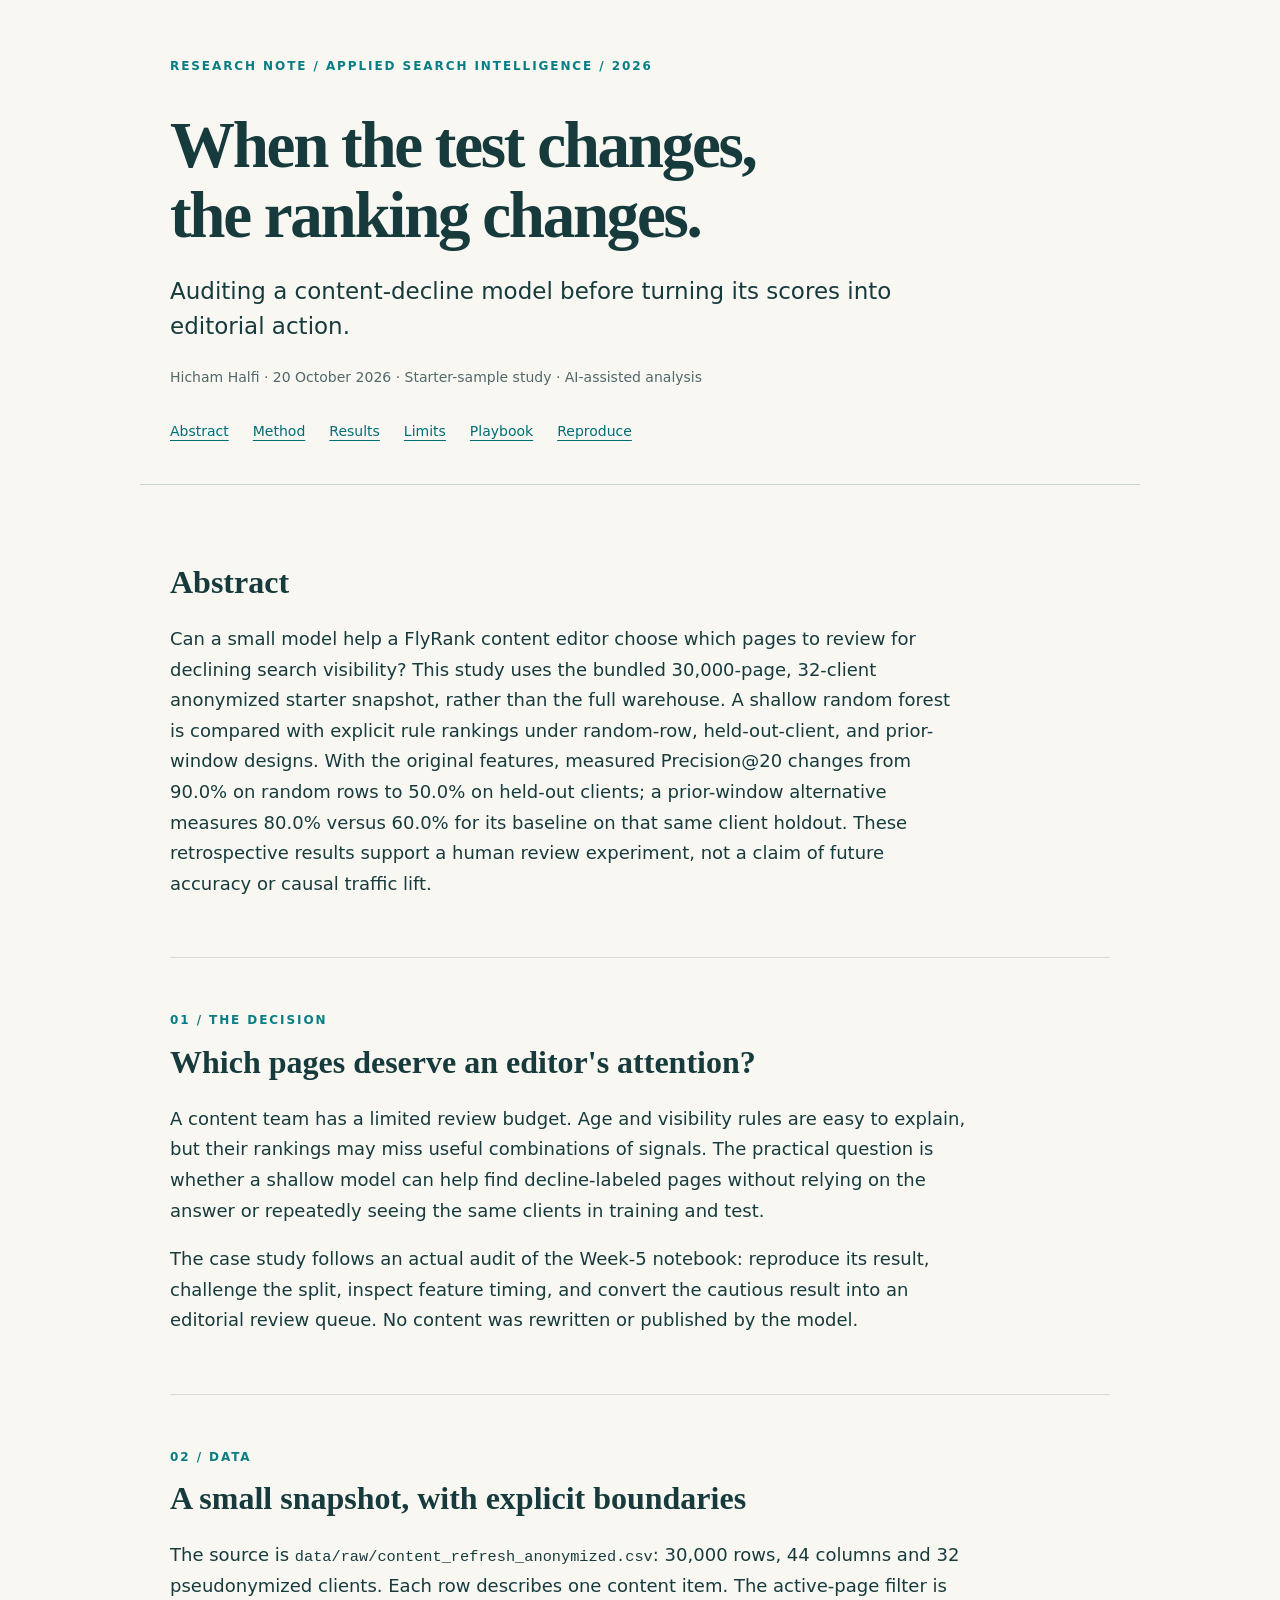
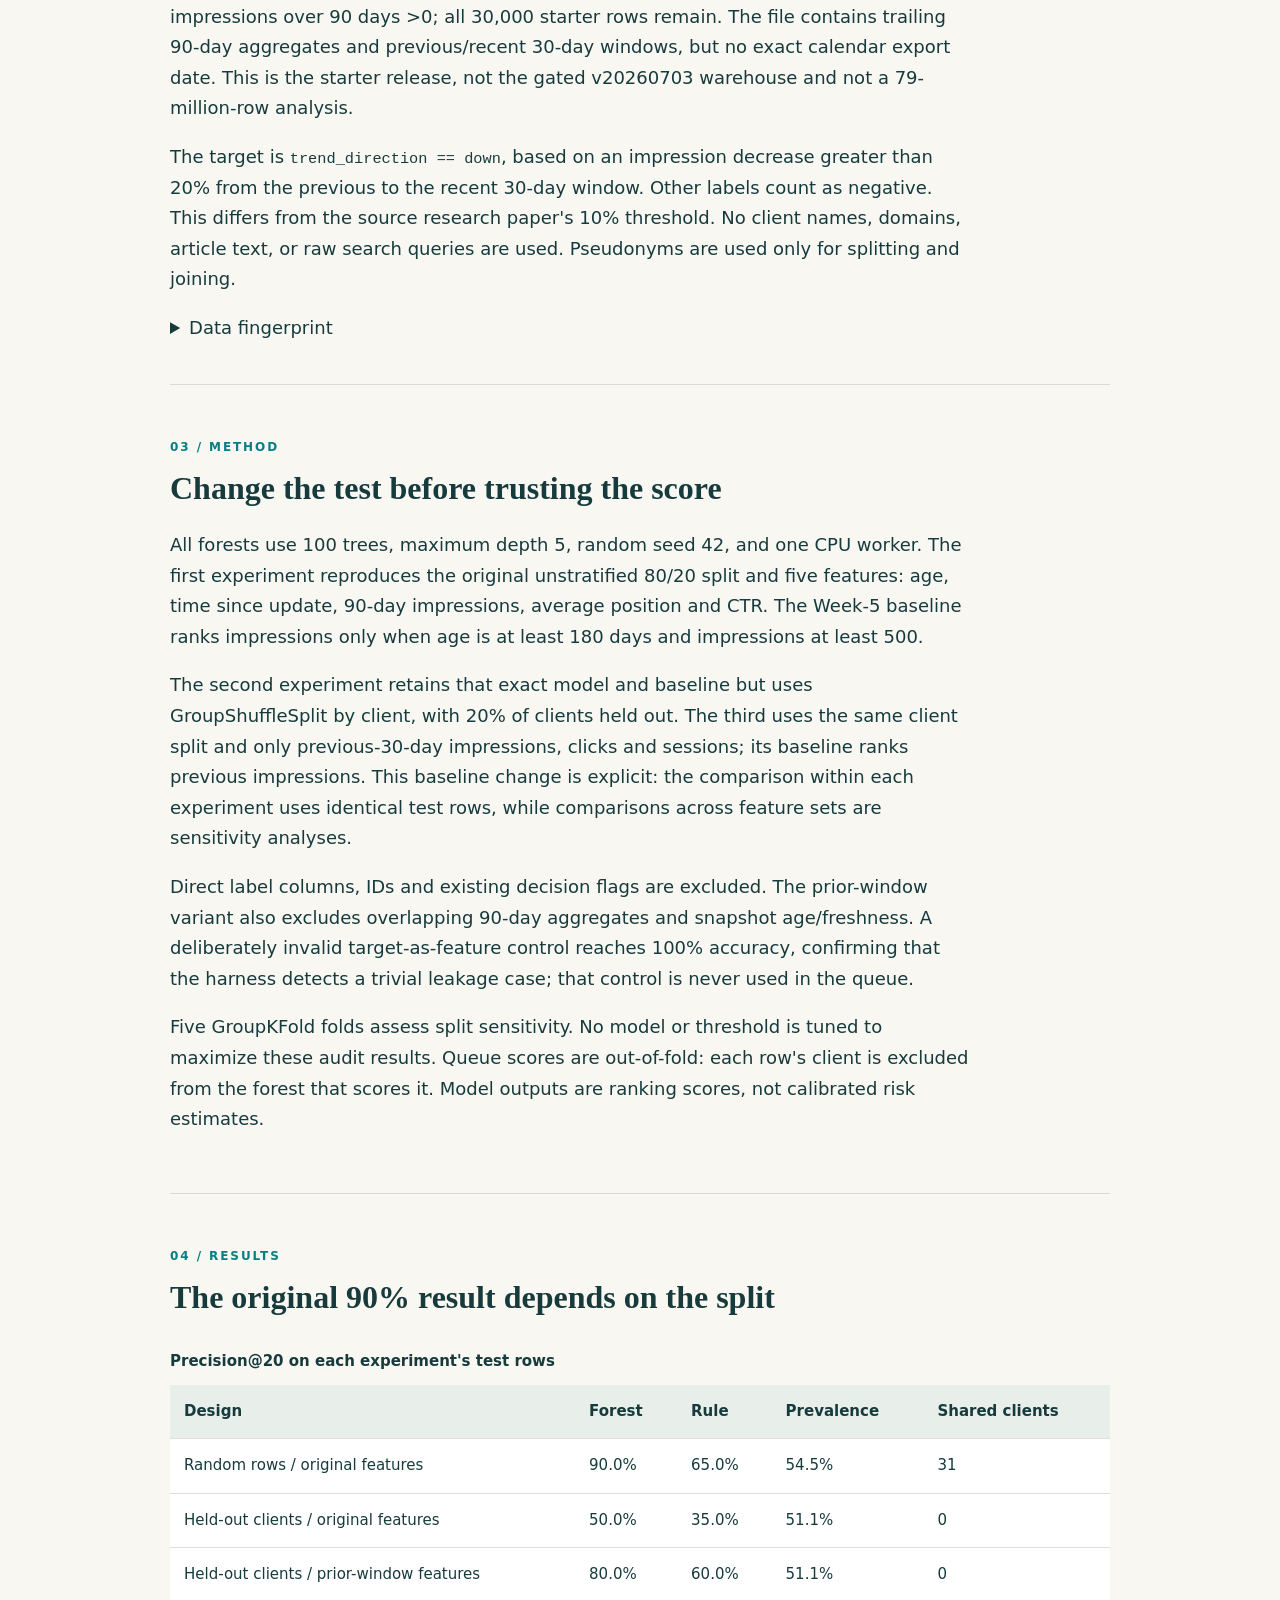
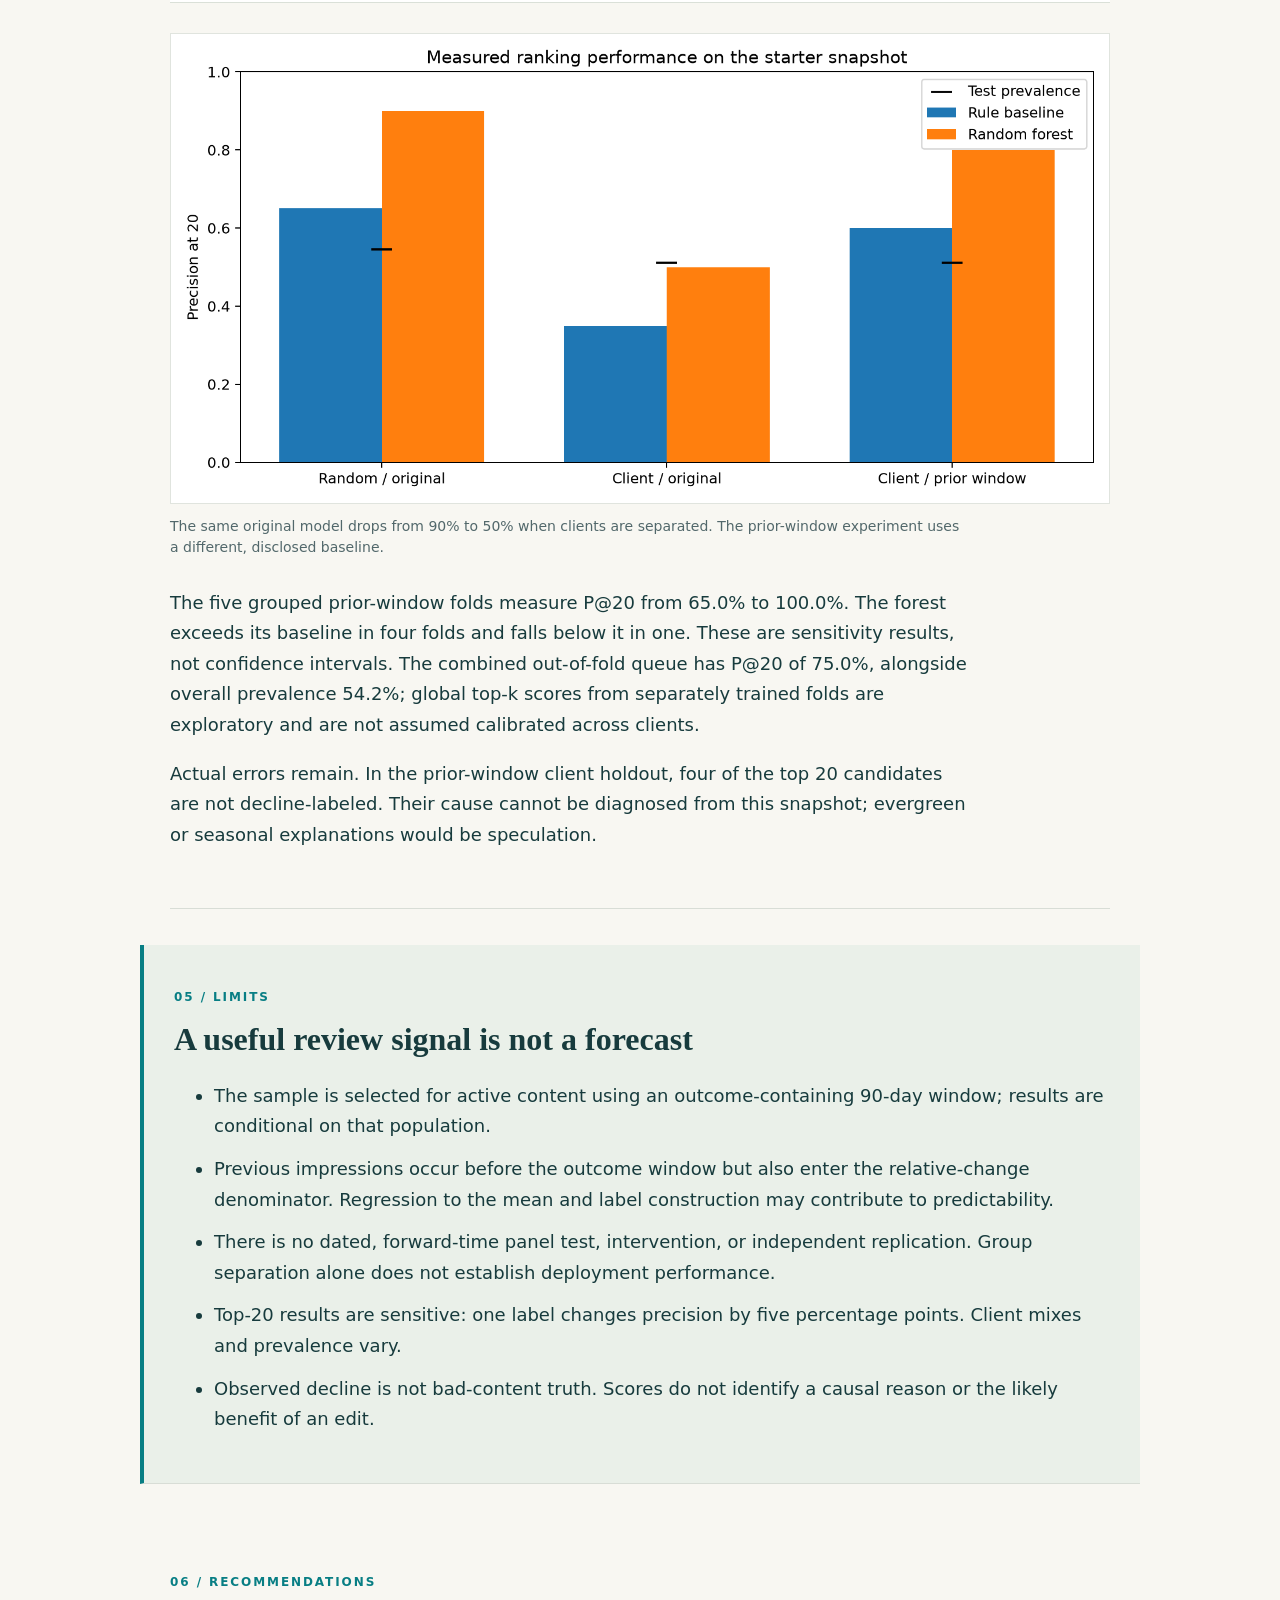
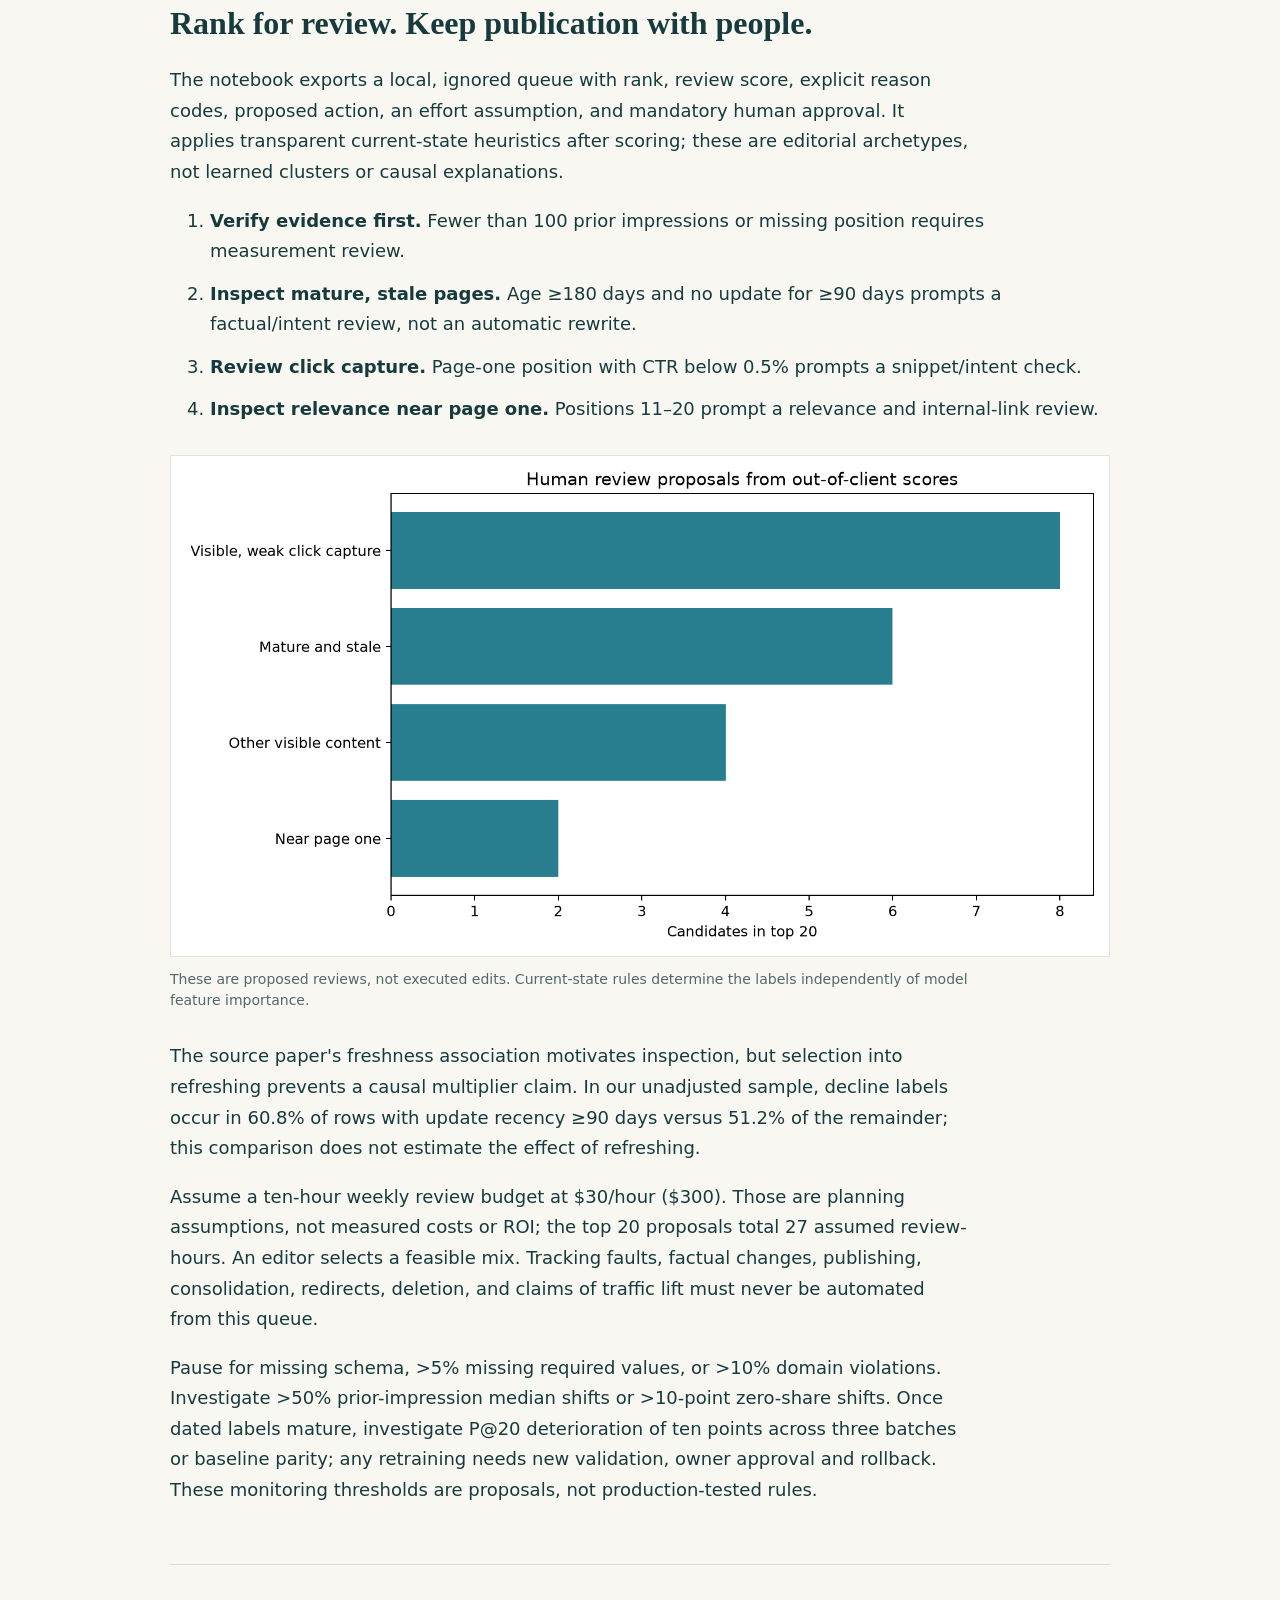
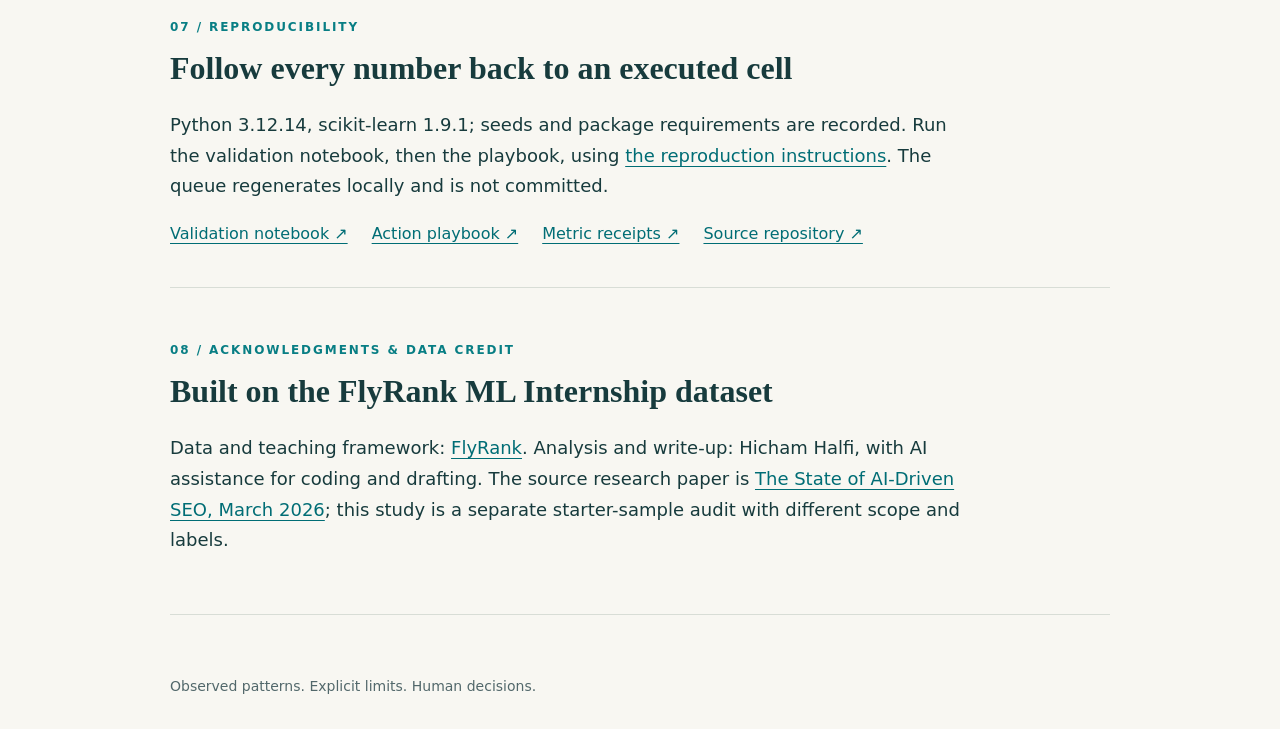
<file: docs/index.html>
<!doctype html><html lang="en"><head><meta charset="utf-8"><meta name="viewport" content="width=device-width,initial-scale=1"><title>Can a model help prioritize content decline reviews? | Hicham Halfi</title><meta name="description" content="A reproducible audit of content-decline rankings across 30,000 pages: client holdouts, leakage checks, and a human-reviewed action playbook."><meta property="og:title" content="When 90% becomes 50%: auditing a content review model"><meta property="og:description" content="Client holdouts change the story. Read the methods, results and limits."><meta property="og:type" content="article"><link rel="icon" href="data:image/svg+xml,%3Csvg xmlns='http://www.w3.org/2000/svg' viewBox='0 0 64 64'%3E%3Crect width='64' height='64' rx='14' fill='%23143f42'/%3E%3Ctext x='12' y='44' fill='white' font-size='38'%3EH%3C/text%3E%3C/svg%3E"><style>
:root{color-scheme:light;--ink:#173b3d;--muted:#52686b;--accent:#087e84}*{box-sizing:border-box}html{scroll-behavior:smooth}body{margin:0;background:#f8f7f2;color:var(--ink);font-family:system-ui,sans-serif;font-size:18px;line-height:1.7}a{color:#006d75;text-underline-offset:4px}a:hover{color:#003d42}a:focus-visible,summary:focus-visible{outline:3px solid #c46421;outline-offset:5px}.skip{position:absolute;left:16px;top:-80px}.skip:focus{top:10px;background:white;padding:8px}header,main,footer{max-width:1000px;margin:auto;padding:30px}header{padding-top:56px;border-bottom:1px solid #ccd6cf}.topline,.eyebrow{font-size:12px;text-transform:uppercase;letter-spacing:.16em;font-weight:750;color:var(--accent)}h1{font-family:Georgia,serif;font-size:clamp(38px,5.5vw,65px);line-height:1.07;letter-spacing:-.035em;max-width:850px;margin:35px 0 24px}.deck{font-size:23px;line-height:1.5;max-width:760px}.byline{font-size:14px;color:var(--muted)}nav{display:flex;flex-wrap:wrap;gap:12px 24px;margin:30px 0 10px;font-size:14px}section{padding:40px 0;border-bottom:1px solid #d8ddd6;scroll-margin-top:20px}h2{font-family:Georgia,serif;font-size:32px;line-height:1.22;margin:8px 0 22px}p{max-width:800px}li{margin-bottom:12px}figure{margin:30px 0}img{display:block;width:100%;height:auto;border:1px solid #e0e4de;background:white}figcaption{font-size:14px;line-height:1.5;color:var(--muted);margin-top:12px;max-width:800px}.table-wrap{overflow-x:auto}table{border-collapse:collapse;width:100%;font-size:15px;background:white}caption{text-align:left;font-weight:700;padding:10px 0}th,td{padding:14px;text-align:left;border-bottom:1px solid #dae0d8}thead{background:#e8eeea}tbody th{font-weight:500}.callout{background:#eaf0e9;padding:30px;margin:36px -30px;border-left:4px solid var(--accent)}code{font-size:.85em;overflow-wrap:anywhere}.hash{word-break:break-all}.links{display:flex;flex-wrap:wrap;gap:14px 24px;font-size:16px}footer{font-size:14px;color:var(--muted)}@media(max-width:600px){body{font-size:16px}header,main,footer{padding:22px}header{padding-top:35px}.deck{font-size:20px}h2{font-size:28px}section{padding:30px 0}.callout{margin:25px 0;padding:20px}th,td{padding:10px}}@media print{nav{display:none}body{background:white;font-size:11pt}section{break-inside:avoid}}
</style></head><body><a class="skip" href="#main">Skip to paper</a><header><div class="topline">Research note / Applied search intelligence / 2026</div><h1>When the test changes,<br>the ranking changes.</h1><p class="deck">Auditing a content-decline model before turning its scores into editorial action.</p><p class="byline">Hicham Halfi · 20 October 2026 · Starter-sample study · AI-assisted analysis</p><nav aria-label="Paper sections"><a href="#abstract">Abstract</a><a href="#method">Method</a><a href="#results">Results</a><a href="#limits">Limits</a><a href="#actions">Playbook</a><a href="#reproduce">Reproduce</a></nav></header><main id="main">
<section id="abstract"><h2>Abstract</h2><p>Can a small model help a FlyRank content editor choose which pages to review for declining search visibility? This study uses the bundled 30,000-page, 32-client anonymized starter snapshot, rather than the full warehouse. A shallow random forest is compared with explicit rule rankings under random-row, held-out-client, and prior-window designs. With the original features, measured Precision@20 changes from 90.0% on random rows to 50.0% on held-out clients; a prior-window alternative measures 80.0% versus 60.0% for its baseline on that same client holdout. These retrospective results support a human review experiment, not a claim of future accuracy or causal traffic lift.</p></section>
<section id="problem"><p class="eyebrow">01 / The decision</p><h2>Which pages deserve an editor's attention?</h2><p>A content team has a limited review budget. Age and visibility rules are easy to explain, but their rankings may miss useful combinations of signals. The practical question is whether a shallow model can help find decline-labeled pages without relying on the answer or repeatedly seeing the same clients in training and test.</p><p>The case study follows an actual audit of the Week-5 notebook: reproduce its result, challenge the split, inspect feature timing, and convert the cautious result into an editorial review queue. No content was rewritten or published by the model.</p></section>
<section id="data"><p class="eyebrow">02 / Data</p><h2>A small snapshot, with explicit boundaries</h2><p>The source is <code>data/raw/content_refresh_anonymized.csv</code>: 30,000 rows, 44 columns and 32 pseudonymized clients. Each row describes one content item. The active-page filter is impressions over 90 days &gt;0; all 30,000 starter rows remain. The file contains trailing 90-day aggregates and previous/recent 30-day windows, but no exact calendar export date. This is the starter release, not the gated v20260703 warehouse and not a 79-million-row analysis.</p><p>The target is <code>trend_direction == down</code>, based on an impression decrease greater than 20% from the previous to the recent 30-day window. Other labels count as negative. This differs from the source research paper's 10% threshold. No client names, domains, article text, or raw search queries are used. Pseudonyms are used only for splitting and joining.</p><details><summary>Data fingerprint</summary><p>SHA-256: <code class="hash">99a2bdada7d15ce08114fc2ba5e32601e95ccb4e63c328ce35aadfc1e3114d75</code></p></details></section>
<section id="method"><p class="eyebrow">03 / Method</p><h2>Change the test before trusting the score</h2><p>All forests use 100 trees, maximum depth 5, random seed 42, and one CPU worker. The first experiment reproduces the original unstratified 80/20 split and five features: age, time since update, 90-day impressions, average position and CTR. The Week-5 baseline ranks impressions only when age is at least 180 days and impressions at least 500.</p><p>The second experiment retains that exact model and baseline but uses GroupShuffleSplit by client, with 20% of clients held out. The third uses the same client split and only previous-30-day impressions, clicks and sessions; its baseline ranks previous impressions. This baseline change is explicit: the comparison within each experiment uses identical test rows, while comparisons across feature sets are sensitivity analyses.</p><p>Direct label columns, IDs and existing decision flags are excluded. The prior-window variant also excludes overlapping 90-day aggregates and snapshot age/freshness. A deliberately invalid target-as-feature control reaches 100% accuracy, confirming that the harness detects a trivial leakage case; that control is never used in the queue.</p><p>Five GroupKFold folds assess split sensitivity. No model or threshold is tuned to maximize these audit results. Queue scores are out-of-fold: each row's client is excluded from the forest that scores it. Model outputs are ranking scores, not calibrated risk estimates.</p></section>
<section id="results"><p class="eyebrow">04 / Results</p><h2>The original 90% result depends on the split</h2><div class="table-wrap"><table><caption>Precision@20 on each experiment's test rows</caption><thead><tr><th scope="col">Design</th><th scope="col">Forest</th><th scope="col">Rule</th><th scope="col">Prevalence</th><th scope="col">Shared clients</th></tr></thead><tbody><tr><th scope="row">Random rows / original features</th><td>90.0%</td><td>65.0%</td><td>54.5%</td><td>31</td></tr><tr><th scope="row">Held-out clients / original features</th><td>50.0%</td><td>35.0%</td><td>51.1%</td><td>0</td></tr><tr><th scope="row">Held-out clients / prior-window features</th><td>80.0%</td><td>60.0%</td><td>51.1%</td><td>0</td></tr></tbody></table></div><figure><img src="assets/validation_comparison.png" width="1620" height="810" alt="Three experiments compare forest and rule Precision at 20 with test prevalence; the exact values appear in the table above."><figcaption>The same original model drops from 90% to 50% when clients are separated. The prior-window experiment uses a different, disclosed baseline.</figcaption></figure><p>The five grouped prior-window folds measure P@20 from 65.0% to 100.0%. The forest exceeds its baseline in four folds and falls below it in one. These are sensitivity results, not confidence intervals. The combined out-of-fold queue has P@20 of 75.0%, alongside overall prevalence 54.2%; global top-k scores from separately trained folds are exploratory and are not assumed calibrated across clients.</p><p>Actual errors remain. In the prior-window client holdout, four of the top 20 candidates are not decline-labeled. Their cause cannot be diagnosed from this snapshot; evergreen or seasonal explanations would be speculation.</p></section>
<section id="limits" class="callout"><p class="eyebrow">05 / Limits</p><h2>A useful review signal is not a forecast</h2><ul><li>The sample is selected for active content using an outcome-containing 90-day window; results are conditional on that population.</li><li>Previous impressions occur before the outcome window but also enter the relative-change denominator. Regression to the mean and label construction may contribute to predictability.</li><li>There is no dated, forward-time panel test, intervention, or independent replication. Group separation alone does not establish deployment performance.</li><li>Top-20 results are sensitive: one label changes precision by five percentage points. Client mixes and prevalence vary.</li><li>Observed decline is not bad-content truth. Scores do not identify a causal reason or the likely benefit of an edit.</li></ul></section>
<section id="actions"><p class="eyebrow">06 / Recommendations</p><h2>Rank for review. Keep publication with people.</h2><p>The notebook exports a local, ignored queue with rank, review score, explicit reason codes, proposed action, an effort assumption, and mandatory human approval. It applies transparent current-state heuristics after scoring; these are editorial archetypes, not learned clusters or causal explanations.</p><ol><li><strong>Verify evidence first.</strong> Fewer than 100 prior impressions or missing position requires measurement review.</li><li><strong>Inspect mature, stale pages.</strong> Age ≥180 days and no update for ≥90 days prompts a factual/intent review, not an automatic rewrite.</li><li><strong>Review click capture.</strong> Page-one position with CTR below 0.5% prompts a snippet/intent check.</li><li><strong>Inspect relevance near page one.</strong> Positions 11–20 prompt a relevance and internal-link review.</li></ol><figure><img src="assets/action_mix.png" width="1620" height="864" alt="Top twenty proposed reviews contain eight click-capture checks, six mature-stale checks, four general reviews and two near-page-one reviews."><figcaption>These are proposed reviews, not executed edits. Current-state rules determine the labels independently of model feature importance.</figcaption></figure><p>The source paper's freshness association motivates inspection, but selection into refreshing prevents a causal multiplier claim. In our unadjusted sample, decline labels occur in 60.8% of rows with update recency ≥90 days versus 51.2% of the remainder; this comparison does not estimate the effect of refreshing.</p><p>Assume a ten-hour weekly review budget at $30/hour ($300). Those are planning assumptions, not measured costs or ROI; the top 20 proposals total 27 assumed review-hours. An editor selects a feasible mix. Tracking faults, factual changes, publishing, consolidation, redirects, deletion, and claims of traffic lift must never be automated from this queue.</p><p>Pause for missing schema, &gt;5% missing required values, or &gt;10% domain violations. Investigate &gt;50% prior-impression median shifts or &gt;10-point zero-share shifts. Once dated labels mature, investigate P@20 deterioration of ten points across three batches or baseline parity; any retraining needs new validation, owner approval and rollback. These monitoring thresholds are proposals, not production-tested rules.</p></section>
<section id="reproduce"><p class="eyebrow">07 / Reproducibility</p><h2>Follow every number back to an executed cell</h2><p>Python 3.12.14, scikit-learn 1.9.1; seeds and package requirements are recorded. Run the validation notebook, then the playbook, using <a href="https://github.com/hicham-halfi/Intern-Flyrank/blob/main/work/REPRODUCE.md">the reproduction instructions</a>. The queue regenerates locally and is not committed.</p><div class="links"><a href="https://github.com/hicham-halfi/Intern-Flyrank/blob/main/work/notebooks/w06_validation_audit.ipynb">Validation notebook ↗</a><a href="https://github.com/hicham-halfi/Intern-Flyrank/blob/main/work/notebooks/w07_action_playbook.ipynb">Action playbook ↗</a><a href="https://github.com/hicham-halfi/Intern-Flyrank/blob/main/work/outputs/validation_metrics.json">Metric receipts ↗</a><a href="https://github.com/hicham-halfi/Intern-Flyrank">Source repository ↗</a></div></section>
<section id="credit"><p class="eyebrow">08 / Acknowledgments &amp; data credit</p><h2>Built on the FlyRank ML Internship dataset</h2><p>Data and teaching framework: <a href="https://flyrank.ai">FlyRank</a>. Analysis and write-up: Hicham Halfi, with AI assistance for coding and drafting. The source research paper is <a href="flyrank-seo-research-march-2026.pdf">The State of AI-Driven SEO, March 2026</a>; this study is a separate starter-sample audit with different scope and labels.</p></section>
</main><footer>Observed patterns. Explicit limits. Human decisions.</footer></body></html>
</file>
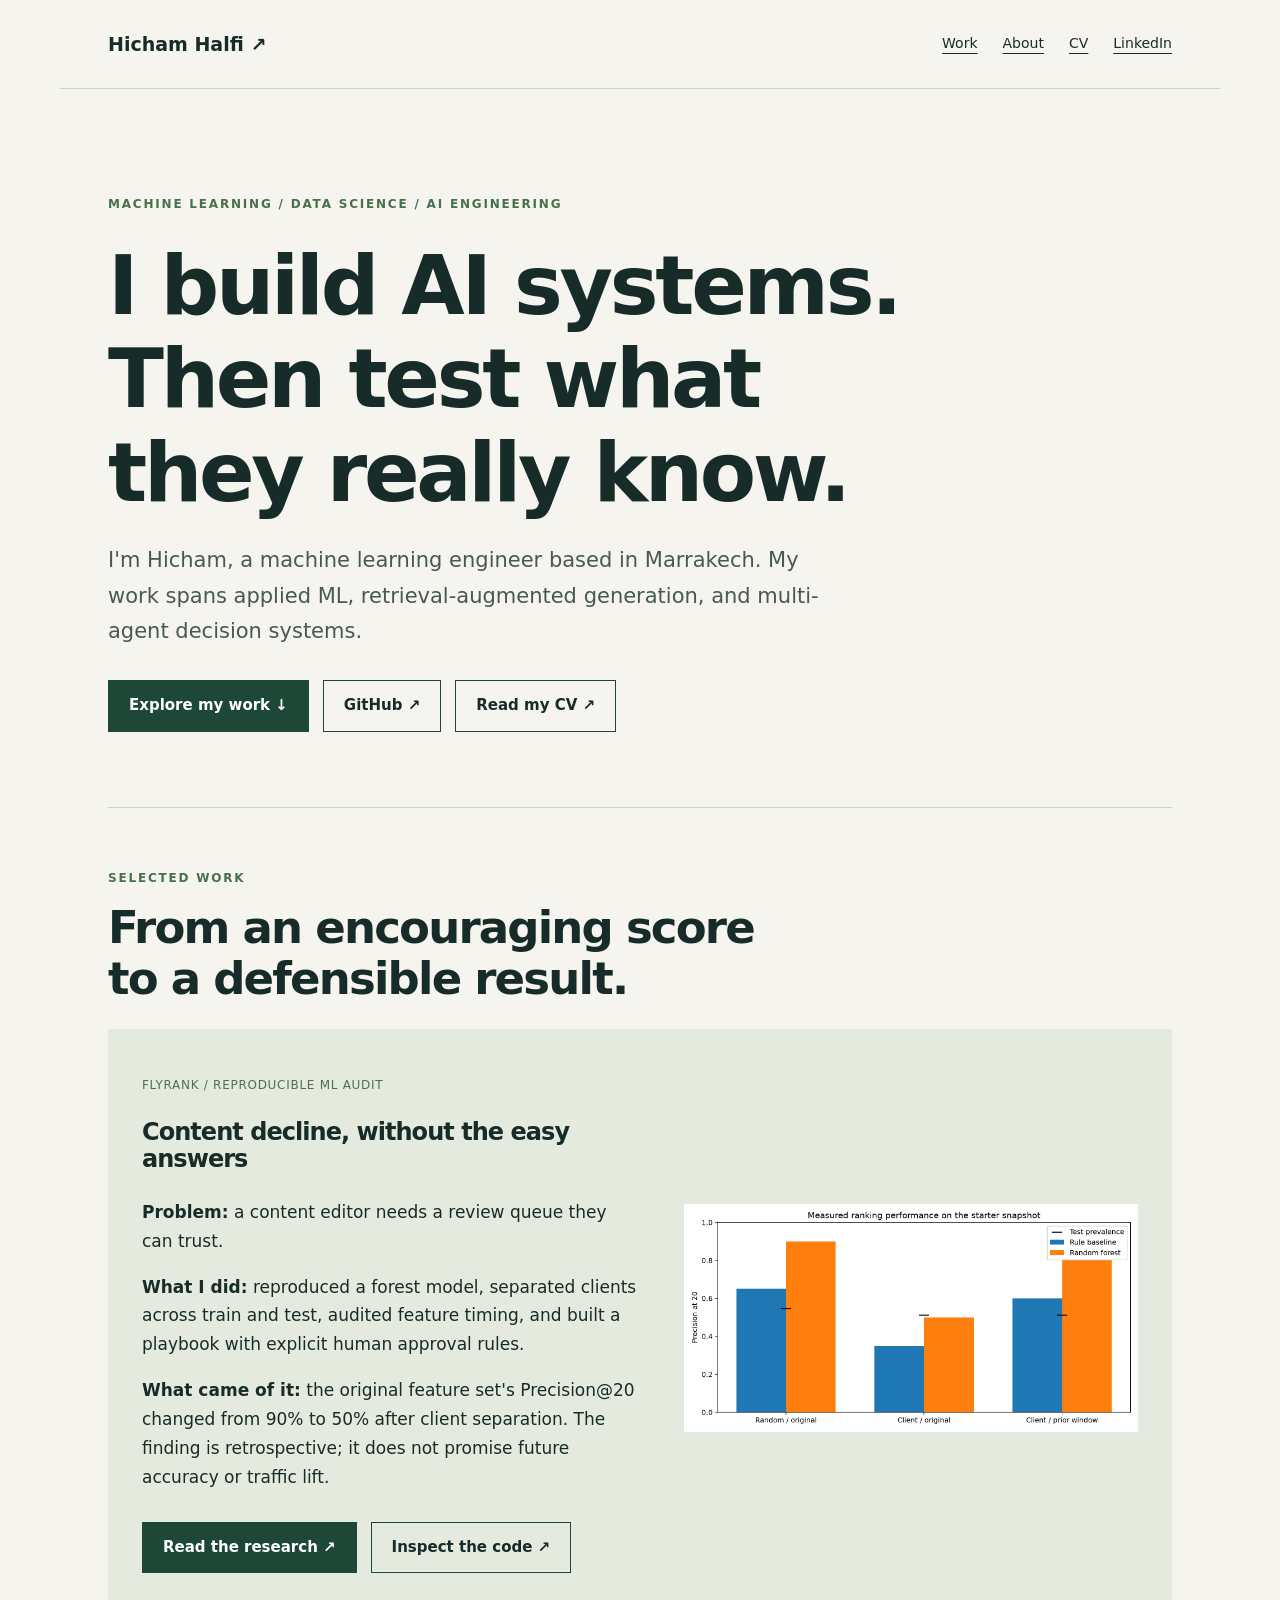
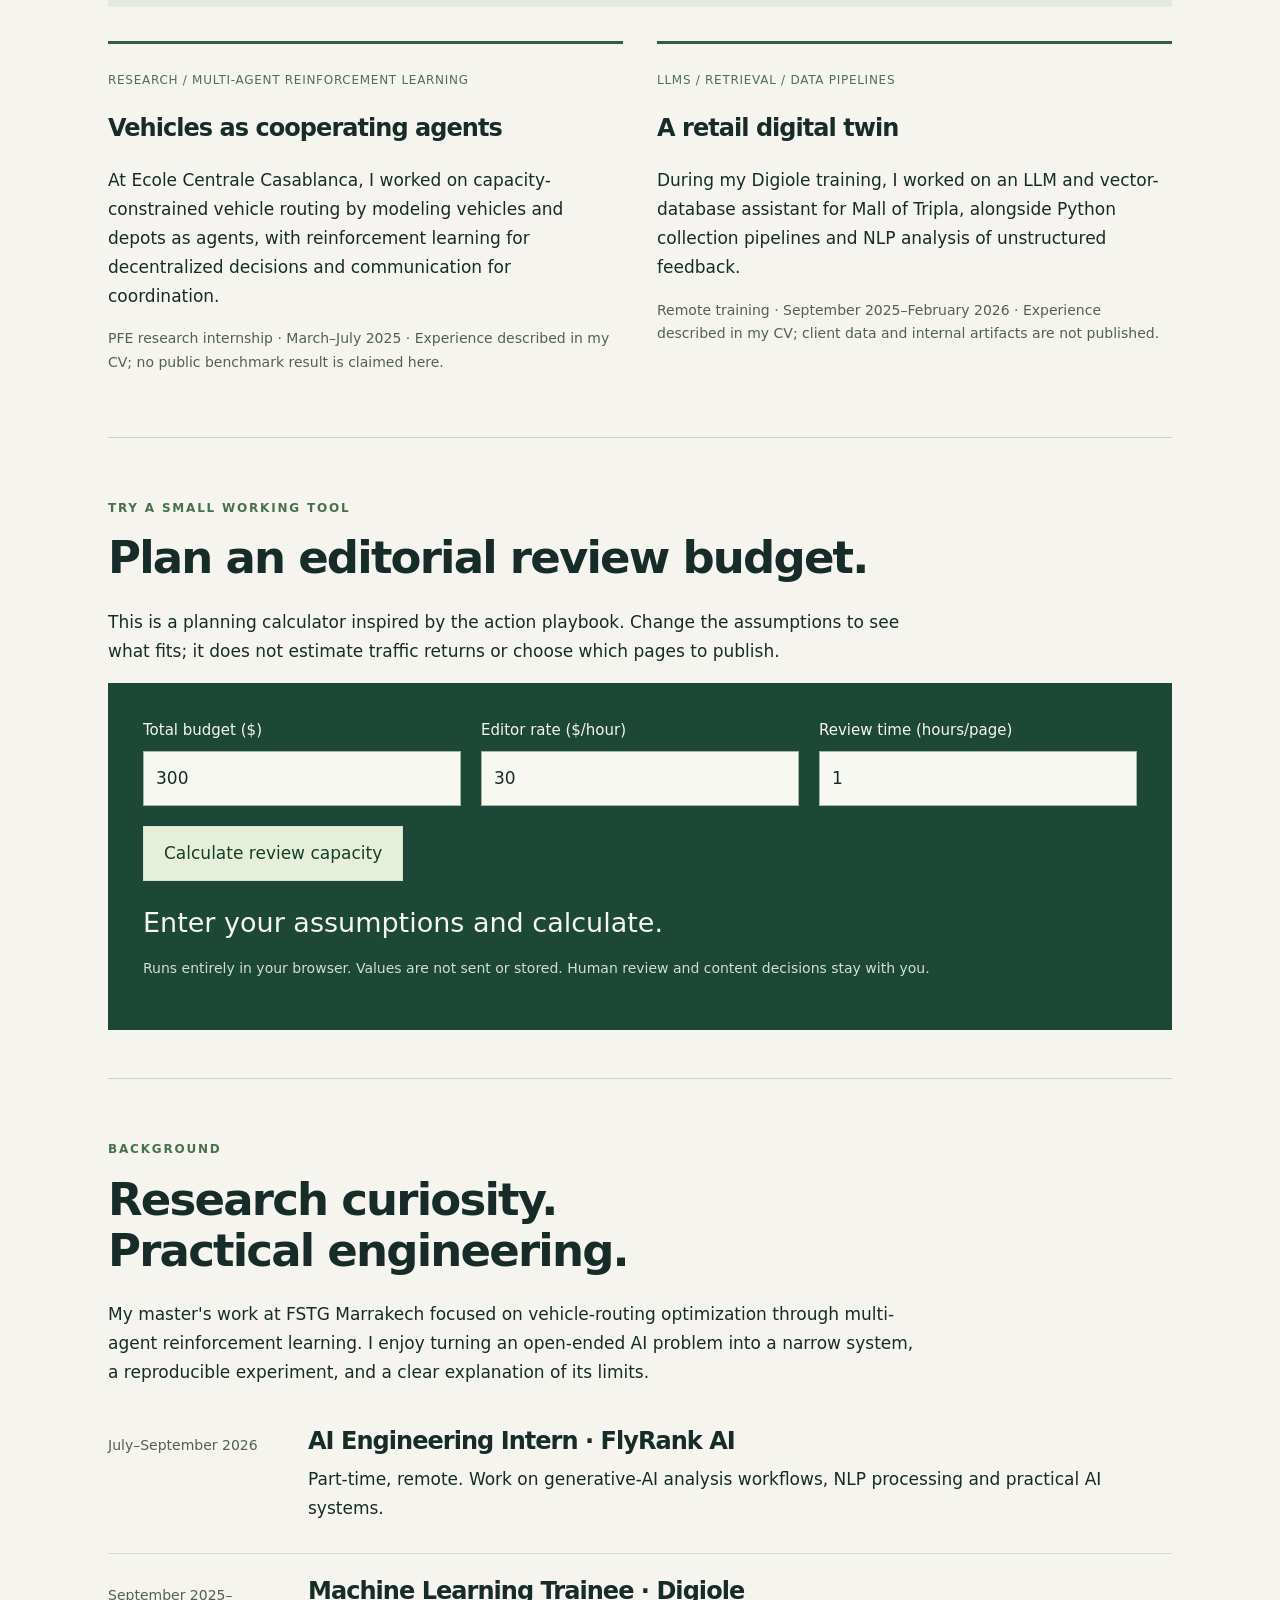
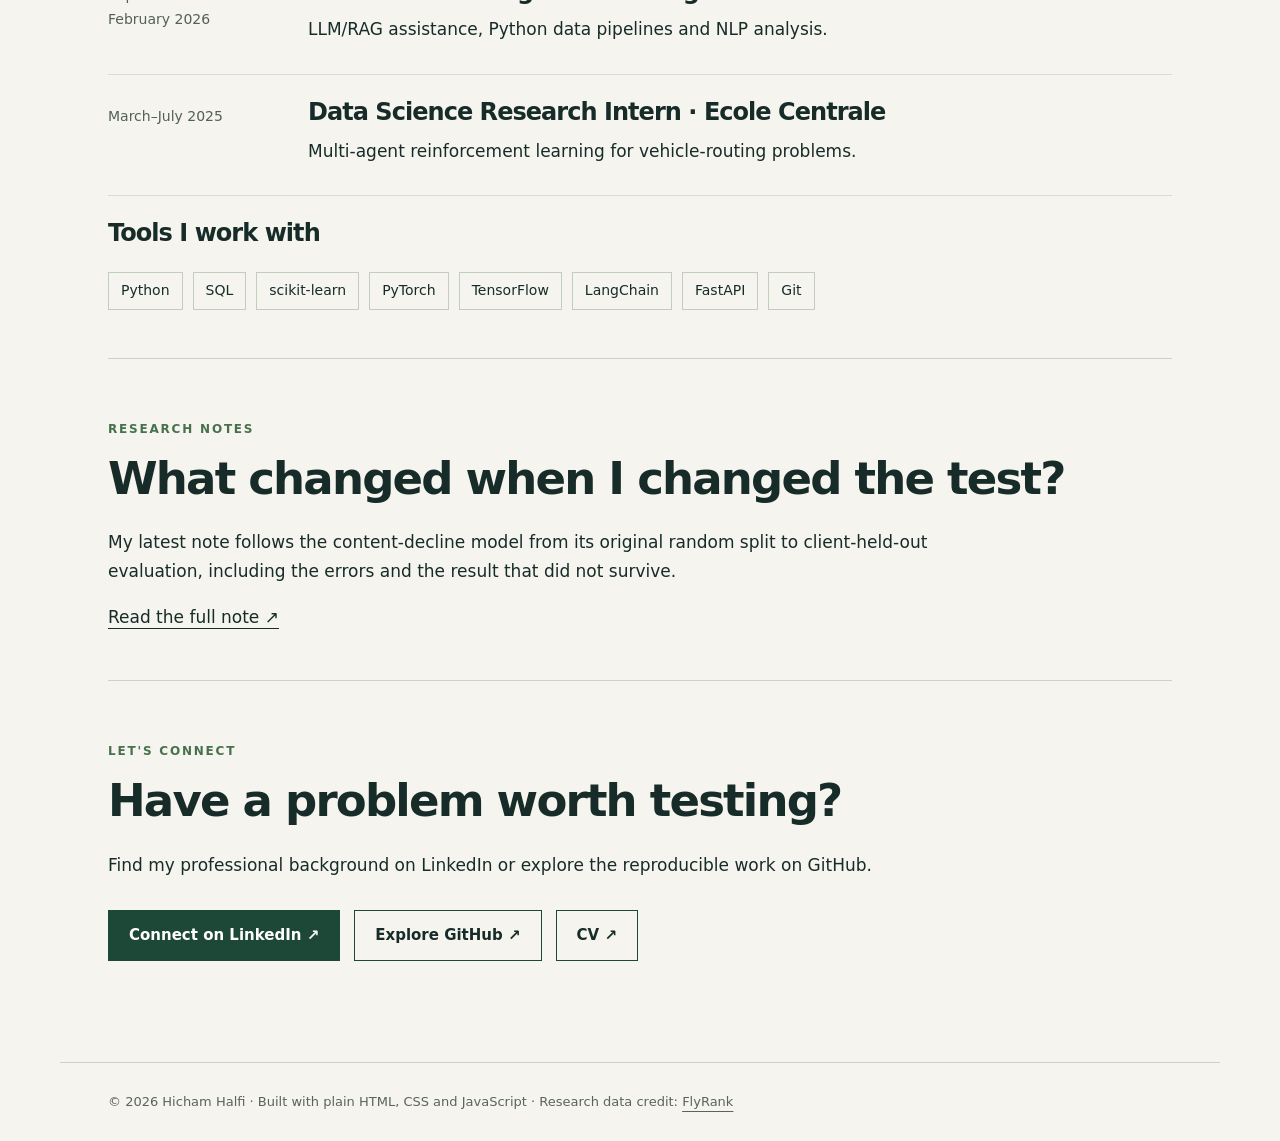
<file: docs/portfolio/index.html>
<!doctype html><html lang="en"><head><meta charset="utf-8"><meta name="viewport" content="width=device-width,initial-scale=1"><link rel="stylesheet" href="style.css"><link rel="icon" href="data:image/svg+xml,%3Csvg xmlns='http://www.w3.org/2000/svg' viewBox='0 0 64 64'%3E%3Crect width='64' height='64' rx='14' fill='%231d4837'/%3E%3Ctext x='12' y='44' fill='white' font-size='38'%3EH%3C/text%3E%3C/svg%3E"><title>Hicham Halfi | Machine Learning &amp; AI Engineering</title><meta name="description" content="Hicham Halfi's portfolio: applied machine learning, RAG systems, multi-agent research, and reproducible validation."><meta property="og:title" content="Hicham Halfi — Machine Learning & AI Engineering"><meta property="og:description" content="Practical AI systems, with the evidence and limitations behind them."><meta property="og:type" content="website"><meta property="og:image" content="https://hicham-halfi.github.io/Intern-Flyrank/assets/validation_comparison.png"></head><body><a class="skip" href="#main">Skip to content</a><header><a class="brand" href="./">Hicham Halfi<span aria-hidden="true"> ↗</span></a><nav aria-label="Main navigation"><a href="#work">Work</a><a href="#about">About</a><a href="cv.html">CV</a><a href="https://www.linkedin.com/in/hicham-halfi/">LinkedIn</a></nav></header><main id="main"><div class="hero"><p class="eyebrow">Machine Learning / Data Science / AI Engineering</p><h1>I build AI systems.<br>Then test what<br>they really know.</h1><p class="intro">I'm Hicham, a machine learning engineer based in Marrakech. My work spans applied ML, retrieval-augmented generation, and multi-agent decision systems.</p><div class="actions"><a class="button primary" href="#work">Explore my work ↓</a><a class="button" href="https://github.com/hicham-halfi">GitHub ↗</a><a class="button" href="cv.html">Read my CV ↗</a></div></div><section id="work"><p class="eyebrow">Selected work</p><h2>From an encouraging score<br>to a defensible result.</h2><article class="feature"><div><p class="tag">FlyRank / Reproducible ML audit</p><h3>Content decline, without the easy answers</h3><p><strong>Problem:</strong> a content editor needs a review queue they can trust.</p><p><strong>What I did:</strong> reproduced a forest model, separated clients across train and test, audited feature timing, and built a playbook with explicit human approval rules.</p><p><strong>What came of it:</strong> the original feature set's Precision@20 changed from 90% to 50% after client separation. The finding is retrospective; it does not promise future accuracy or traffic lift.</p><div class="actions"><a class="button primary" href="../">Read the research ↗</a><a class="button" href="https://github.com/hicham-halfi/Intern-Flyrank">Inspect the code ↗</a></div></div><img src="../assets/validation_comparison.png" width="1620" height="810" alt="The original model's top-20 precision drops from 90 percent on random rows to 50 percent on held-out clients."></article><div class="projects"><article class="project"><p class="tag">Research / Multi-agent reinforcement learning</p><h3>Vehicles as cooperating agents</h3><p>At Ecole Centrale Casablanca, I worked on capacity-constrained vehicle routing by modeling vehicles and depots as agents, with reinforcement learning for decentralized decisions and communication for coordination.</p><p class="small">PFE research internship · March–July 2025 · Experience described in my CV; no public benchmark result is claimed here.</p></article><article class="project"><p class="tag">LLMs / Retrieval / Data pipelines</p><h3>A retail digital twin</h3><p>During my Digiole training, I worked on an LLM and vector-database assistant for Mall of Tripla, alongside Python collection pipelines and NLP analysis of unstructured feedback.</p><p class="small">Remote training · September 2025–February 2026 · Experience described in my CV; client data and internal artifacts are not published.</p></article></div></section><section id="demo"><p class="eyebrow">Try a small working tool</p><h2>Plan an editorial review budget.</h2><p>This is a planning calculator inspired by the action playbook. Change the assumptions to see what fits; it does not estimate traffic returns or choose which pages to publish.</p><form class="planner" id="budget-form"><div class="fields"><div><label for="budget">Total budget ($)</label><input id="budget" name="budget" type="number" min="0" max="1000000" step="0.01" value="300" required></div><div><label for="rate">Editor rate ($/hour)</label><input id="rate" name="rate" type="number" min="0.01" max="100000" step="0.01" value="30" required></div><div><label for="effort">Review time (hours/page)</label><input id="effort" name="effort" type="number" min="0.01" max="1000" step="0.01" value="1" required></div></div><button type="submit">Calculate review capacity</button><output id="budget-result" for="budget rate effort" aria-live="polite">Enter your assumptions and calculate.</output><p class="small">Runs entirely in your browser. Values are not sent or stored. Human review and content decisions stay with you.</p></form></section><section id="about"><p class="eyebrow">Background</p><h2>Research curiosity.<br>Practical engineering.</h2><p>My master's work at FSTG Marrakech focused on vehicle-routing optimization through multi-agent reinforcement learning. I enjoy turning an open-ended AI problem into a narrow system, a reproducible experiment, and a clear explanation of its limits.</p><div class="experience"><p class="small">July–September 2026</p><div><h3>AI Engineering Intern · FlyRank AI</h3><p>Part-time, remote. Work on generative-AI analysis workflows, NLP processing and practical AI systems.</p></div></div><div class="experience"><p class="small">September 2025–February 2026</p><div><h3>Machine Learning Trainee · Digiole</h3><p>LLM/RAG assistance, Python data pipelines and NLP analysis.</p></div></div><div class="experience"><p class="small">March–July 2025</p><div><h3>Data Science Research Intern · Ecole Centrale</h3><p>Multi-agent reinforcement learning for vehicle-routing problems.</p></div></div><h3>Tools I work with</h3><div class="skills"><span>Python</span><span>SQL</span><span>scikit-learn</span><span>PyTorch</span><span>TensorFlow</span><span>LangChain</span><span>FastAPI</span><span>Git</span></div></section><section id="notes"><p class="eyebrow">Research notes</p><h2>What changed when I changed the test?</h2><p>My latest note follows the content-decline model from its original random split to client-held-out evaluation, including the errors and the result that did not survive.</p><a href="../">Read the full note ↗</a></section><section id="contact"><p class="eyebrow">Let's connect</p><h2>Have a problem worth testing?</h2><p>Find my professional background on LinkedIn or explore the reproducible work on GitHub.</p><div class="actions"><a class="button primary" href="https://www.linkedin.com/in/hicham-halfi/">Connect on LinkedIn ↗</a><a class="button" href="https://github.com/hicham-halfi">Explore GitHub ↗</a><a class="button" href="cv.html">CV ↗</a></div></section></main><footer>© 2026 Hicham Halfi · Built with plain HTML, CSS and JavaScript · Research data credit: <a href="https://flyrank.ai">FlyRank</a></footer><script src="planner.js"></script></body></html>
</file>
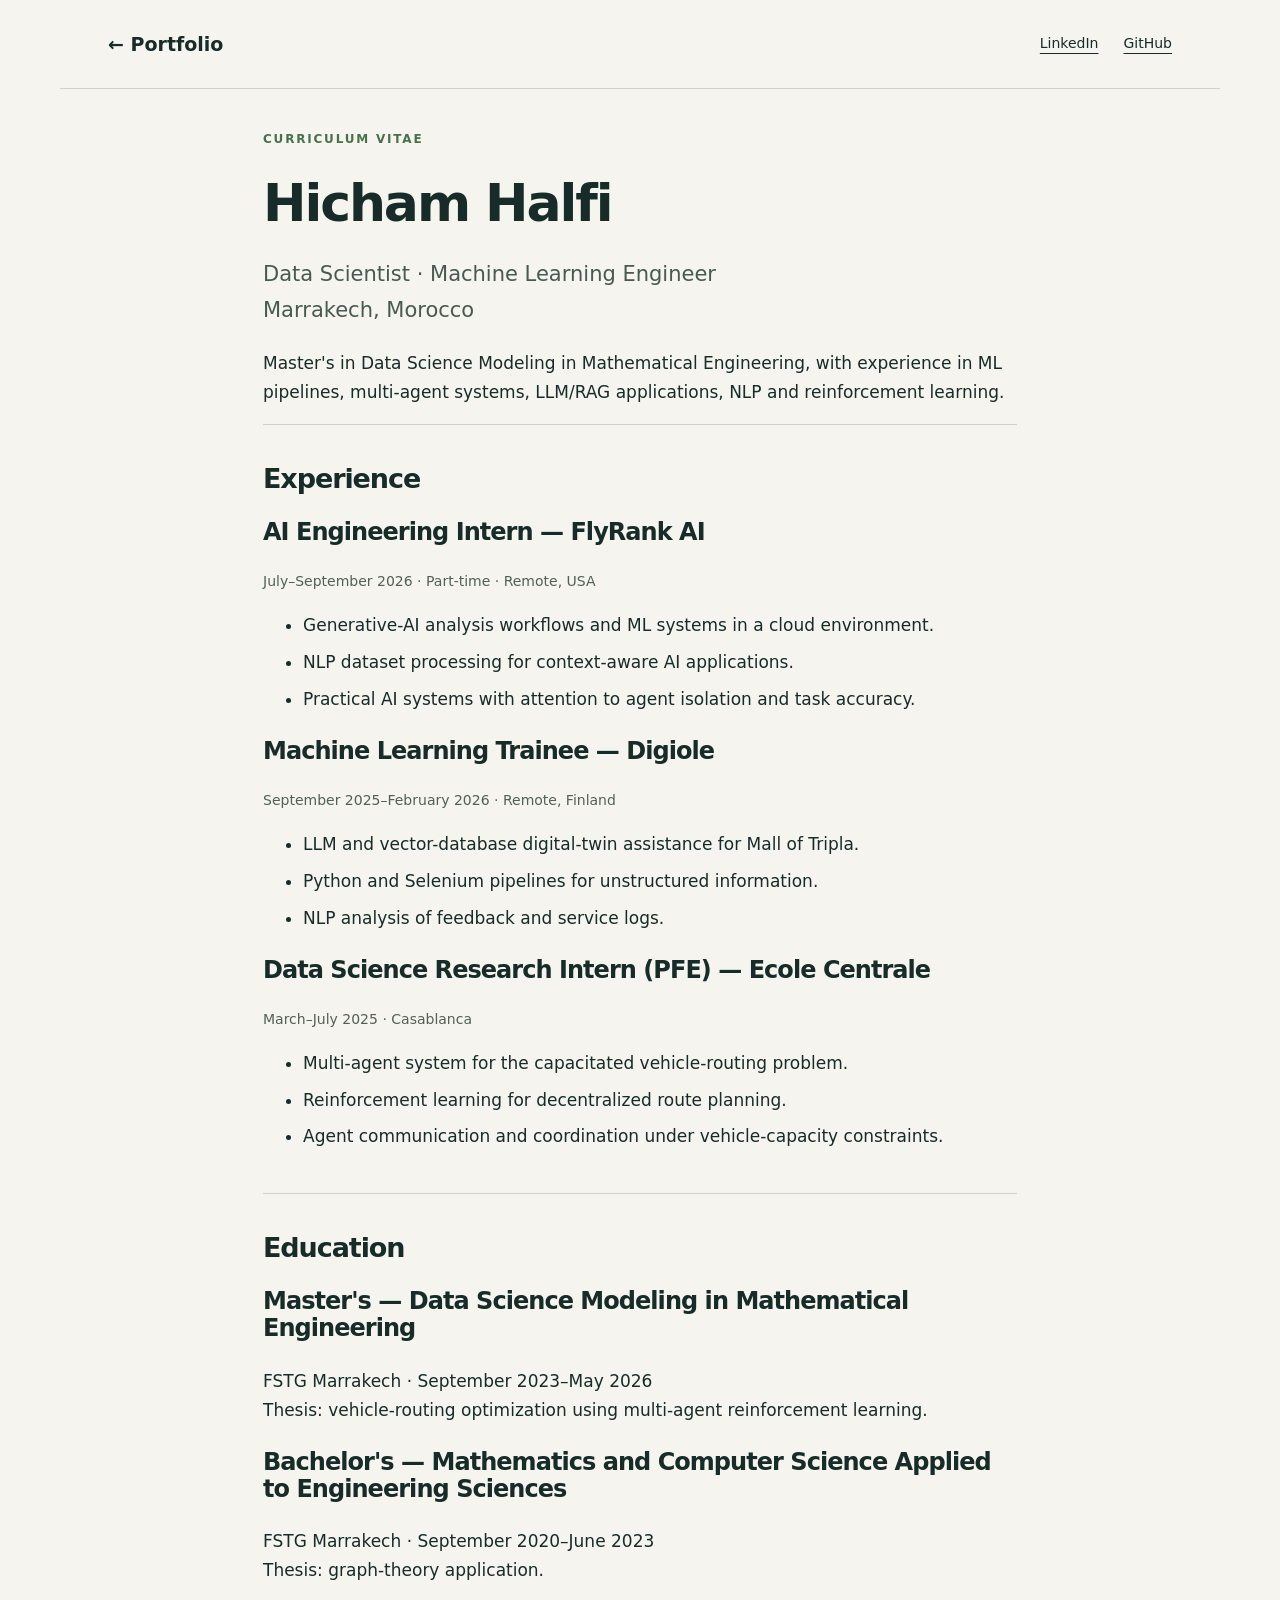
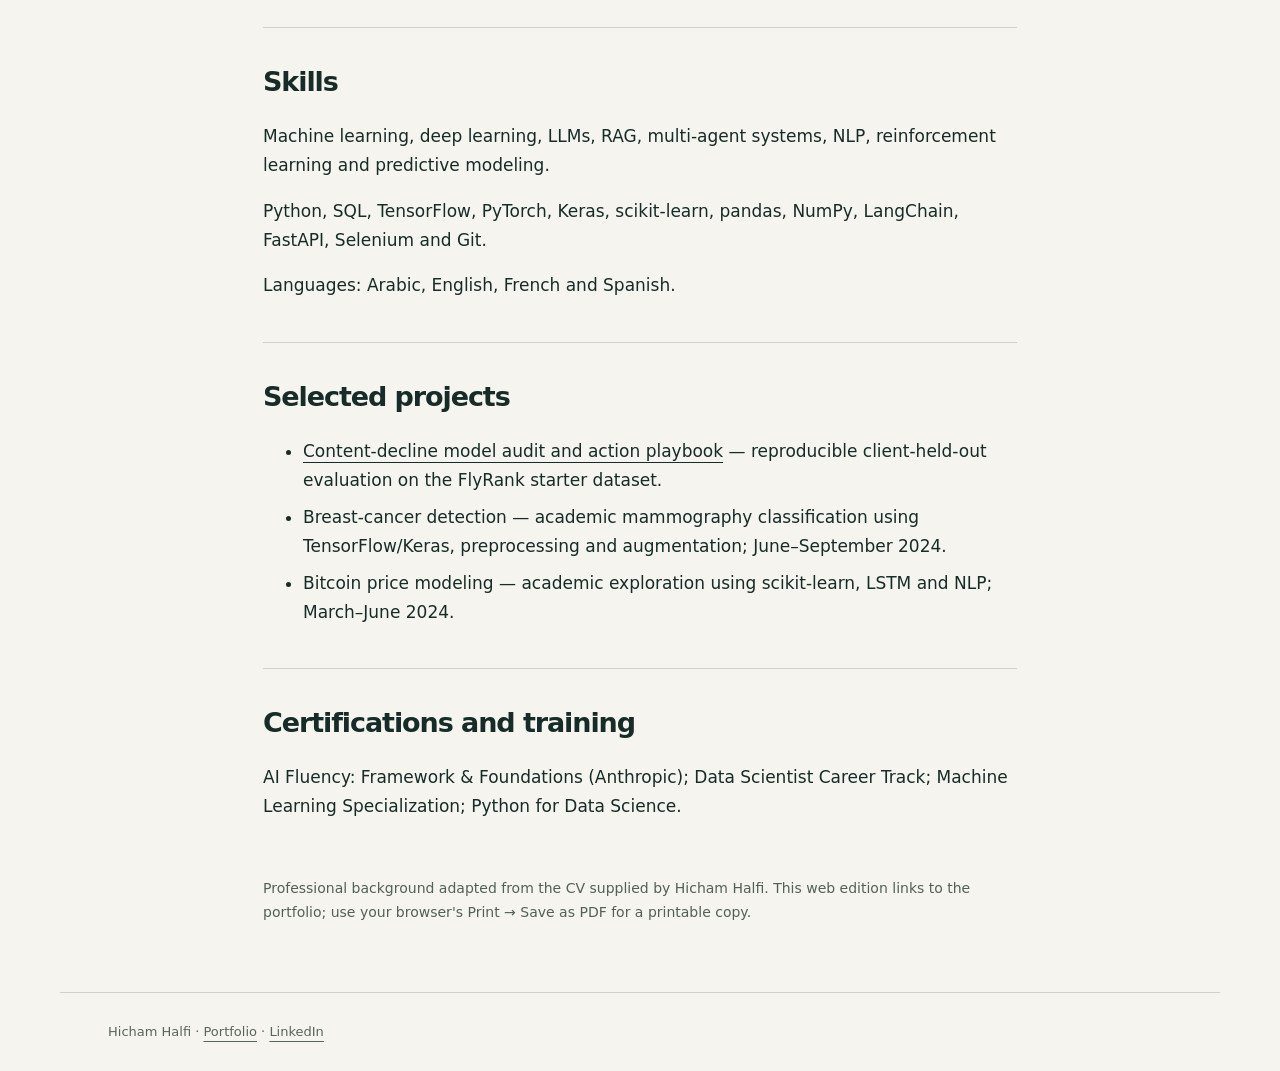
<file: docs/portfolio/cv.html>
<!doctype html><html lang="en"><head><meta charset="utf-8"><meta name="viewport" content="width=device-width,initial-scale=1"><link rel="stylesheet" href="style.css"><link rel="icon" href="data:image/svg+xml,%3Csvg xmlns='http://www.w3.org/2000/svg' viewBox='0 0 64 64'%3E%3Crect width='64' height='64' rx='14' fill='%231d4837'/%3E%3Ctext x='12' y='44' fill='white' font-size='38'%3EH%3C/text%3E%3C/svg%3E"><title>CV | Hicham Halfi</title><meta name="description" content="Hicham Halfi's professional background, education, skills and selected projects."></head><body><header><a class="brand" href="./">← Portfolio</a><nav aria-label="CV links"><a href="https://www.linkedin.com/in/hicham-halfi/">LinkedIn</a><a href="https://github.com/hicham-halfi">GitHub</a></nav></header><main class="resume"><p class="eyebrow">Curriculum vitae</p><h1>Hicham Halfi</h1><p class="intro">Data Scientist · Machine Learning Engineer<br>Marrakech, Morocco</p><p>Master's in Data Science Modeling in Mathematical Engineering, with experience in ML pipelines, multi-agent systems, LLM/RAG applications, NLP and reinforcement learning.</p><section><h2>Experience</h2><h3>AI Engineering Intern — FlyRank AI</h3><p class="small">July–September 2026 · Part-time · Remote, USA</p><ul><li>Generative-AI analysis workflows and ML systems in a cloud environment.</li><li>NLP dataset processing for context-aware AI applications.</li><li>Practical AI systems with attention to agent isolation and task accuracy.</li></ul><h3>Machine Learning Trainee — Digiole</h3><p class="small">September 2025–February 2026 · Remote, Finland</p><ul><li>LLM and vector-database digital-twin assistance for Mall of Tripla.</li><li>Python and Selenium pipelines for unstructured information.</li><li>NLP analysis of feedback and service logs.</li></ul><h3>Data Science Research Intern (PFE) — Ecole Centrale</h3><p class="small">March–July 2025 · Casablanca</p><ul><li>Multi-agent system for the capacitated vehicle-routing problem.</li><li>Reinforcement learning for decentralized route planning.</li><li>Agent communication and coordination under vehicle-capacity constraints.</li></ul></section><section><h2>Education</h2><h3>Master's — Data Science Modeling in Mathematical Engineering</h3><p>FSTG Marrakech · September 2023–May 2026<br>Thesis: vehicle-routing optimization using multi-agent reinforcement learning.</p><h3>Bachelor's — Mathematics and Computer Science Applied to Engineering Sciences</h3><p>FSTG Marrakech · September 2020–June 2023<br>Thesis: graph-theory application.</p></section><section><h2>Skills</h2><p>Machine learning, deep learning, LLMs, RAG, multi-agent systems, NLP, reinforcement learning and predictive modeling.</p><p>Python, SQL, TensorFlow, PyTorch, Keras, scikit-learn, pandas, NumPy, LangChain, FastAPI, Selenium and Git.</p><p>Languages: Arabic, English, French and Spanish.</p></section><section><h2>Selected projects</h2><ul><li><a href="../">Content-decline model audit and action playbook</a> — reproducible client-held-out evaluation on the FlyRank starter dataset.</li><li>Breast-cancer detection — academic mammography classification using TensorFlow/Keras, preprocessing and augmentation; June–September 2024.</li><li>Bitcoin price modeling — academic exploration using scikit-learn, LSTM and NLP; March–June 2024.</li></ul></section><section><h2>Certifications and training</h2><p>AI Fluency: Framework &amp; Foundations (Anthropic); Data Scientist Career Track; Machine Learning Specialization; Python for Data Science.</p></section><p class="small">Professional background adapted from the CV supplied by Hicham Halfi. This web edition links to the portfolio; use your browser's Print → Save as PDF for a printable copy.</p></main><footer>Hicham Halfi · <a href="./">Portfolio</a> · <a href="https://www.linkedin.com/in/hicham-halfi/">LinkedIn</a></footer></body></html>
</file>
<file: docs/portfolio/style.css>
*{box-sizing:border-box}html{scroll-behavior:smooth}body{margin:0;background:#f5f4ee;color:#172c29;font:17px/1.7 system-ui,sans-serif}a{color:inherit;text-underline-offset:5px}a:hover{color:#397652}a:focus-visible,button:focus-visible,input:focus-visible{outline:3px solid #ba5c24;outline-offset:5px}header,main,footer{max-width:1160px;margin:auto;padding:28px 48px}header{display:flex;align-items:center;justify-content:space-between;border-bottom:1px solid #cbd3c8}.brand{font-size:19px;font-weight:800;text-decoration:none}nav{display:flex;gap:25px;font-size:14px}.eyebrow{text-transform:uppercase;letter-spacing:.15em;font-size:12px;font-weight:750;color:#47714d}h1,h2,h3{line-height:1.14;letter-spacing:-.04em}h1{font-size:clamp(48px,6.8vw,82px);max-width:900px;margin:24px 0}h2{font-size:clamp(32px,4vw,45px);margin:14px 0 24px}h3{font-size:24px}.intro{font-size:21px;max-width:740px;color:#485a50}.hero{padding:65px 0 75px}.actions{display:flex;flex-wrap:wrap;gap:14px;margin-top:30px}.button{display:inline-block;padding:12px 20px;border:1px solid #1d4837;text-decoration:none;font-size:15px;font-weight:650}.primary{background:#1d4837;color:#fff}.primary:hover{background:#2c624a;color:#fff}section{padding:48px 0;border-top:1px solid #cbd3c8;scroll-margin-top:20px}.feature{display:grid;grid-template-columns:1.1fr 1fr;gap:42px;align-items:center;background:#e5eadf;padding:34px}.feature img{width:100%;height:auto;background:white}.small{font-size:14px;color:#526155}.tag{font-size:12px;letter-spacing:.06em;text-transform:uppercase;color:#4e7055}.projects{display:grid;grid-template-columns:1fr 1fr;gap:34px;margin-top:34px}.project{border-top:3px solid #345d43;padding-top:14px}.skills{display:flex;flex-wrap:wrap;gap:10px}.skills span{border:1px solid #c3cdbd;padding:6px 12px;font-size:14px}.experience{display:grid;grid-template-columns:180px 1fr;gap:20px;padding:24px 0;border-bottom:1px solid #d7ddd1}.experience p{margin:6px 0}.experience h3{margin:0 0 10px}.planner{background:#1d4837;color:#f5f6ec;padding:35px}.planner label{display:block;font-size:15px;margin-bottom:8px}.fields{display:grid;grid-template-columns:repeat(3,1fr);gap:20px}input{width:100%;padding:12px;font:inherit;color:#172c29;border:1px solid #a5b6a4;background:#f7f8f1}button{padding:12px 20px;font:inherit;border:1px solid #d6e3cb;background:#e6efd8;color:#173e2a;cursor:pointer;margin-top:20px}output{display:block;font-size:27px;line-height:1.5;margin-top:22px}.planner .small{color:#d2dfcc}.planner .error{color:#ffcfb3}footer{font-size:13px;color:#586558;border-top:1px solid #cbd3c8;margin-top:25px}.skip{position:absolute;top:-70px;left:15px}.skip:focus{top:5px;background:white;padding:8px}p{max-width:820px}.resume{max-width:850px}.resume h1{font-size:52px}.resume h2{font-size:27px}.resume section{padding:25px 0}.resume li{margin:8px 0}@media(max-width:700px){header,main,footer{padding:22px}header{align-items:flex-start;gap:18px;flex-direction:column}nav{gap:18px;flex-wrap:wrap}.hero{padding:38px 0 48px}.feature{display:block;padding:24px}.feature img{margin-top:20px}.projects,.fields{grid-template-columns:1fr}.experience{grid-template-columns:1fr;gap:5px}.planner{padding:24px}h1{font-size:49px}.intro{font-size:19px}}output{overflow-wrap:anywhere}.feature>*{min-width:0}@media(prefers-reduced-motion:reduce){html{scroll-behavior:auto}}@media print{body{background:white;font-size:11pt}nav,.skip,.print-hide{display:none}header,main,footer{padding:10px}section{break-inside:avoid}.resume h1{font-size:32pt}}
</file>
